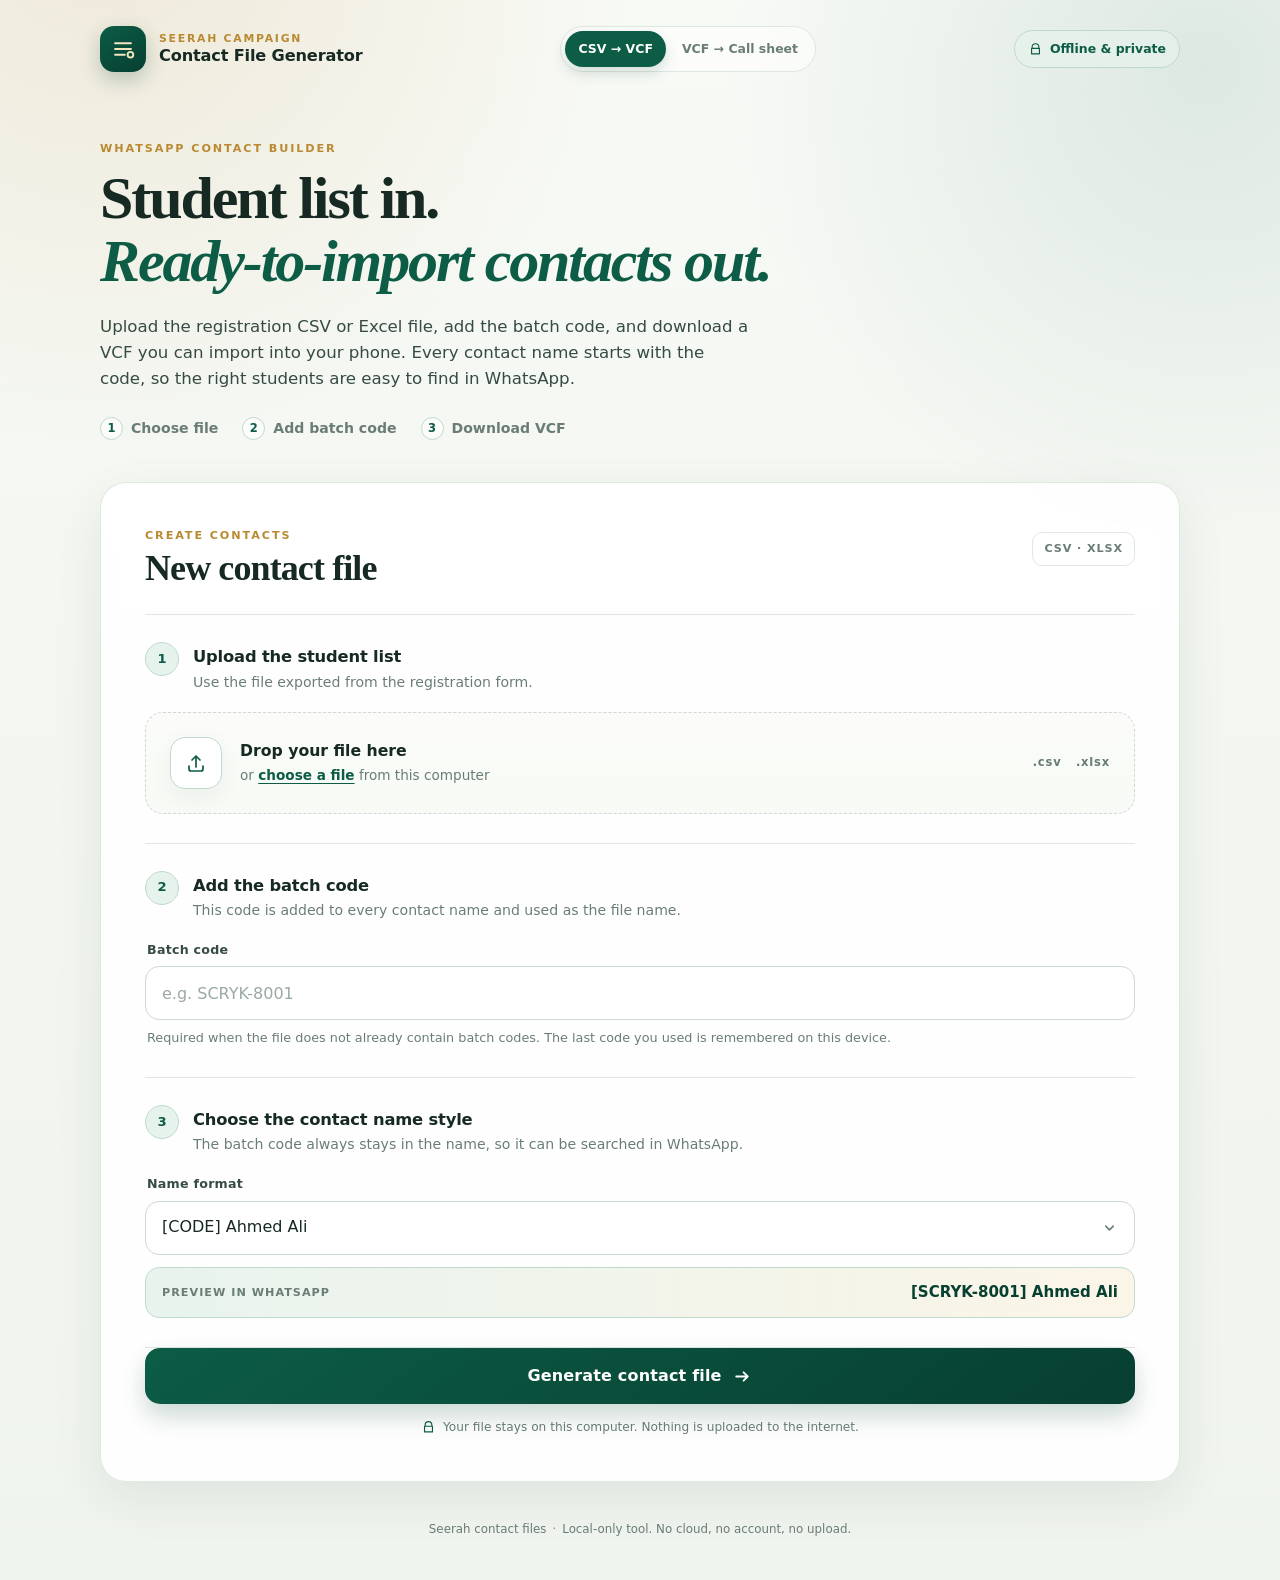
<file: static/index.html>
<!doctype html>
<html lang="en">
<head>
  <meta charset="utf-8">
  <meta name="viewport" content="width=device-width, initial-scale=1">
  <meta name="color-scheme" content="light">
  <meta name="theme-color" content="#0c5c46">
  <title>Seerah Contacts — VCF Generator</title>
  <meta name="description" content="Create WhatsApp-ready contact files from a Seerah student list. Runs fully offline.">
  <link rel="icon" href="data:image/svg+xml,%3Csvg xmlns='http://www.w3.org/2000/svg' viewBox='0 0 64 64'%3E%3Crect width='64' height='64' rx='16' fill='%230c5c46'/%3E%3Cpath d='M18 22h28M18 32h28M18 42h18' stroke='%23f5e7bd' stroke-width='4' stroke-linecap='round'/%3E%3C/svg%3E">
  <link rel="stylesheet" href="/static/style.css">
</head>
<body>
  <div class="page">
    <header class="topbar">
      <a class="brand" href="/" aria-label="Seerah Contacts home">
        <span class="brand-mark" aria-hidden="true">
          <svg viewBox="0 0 32 32" fill="none">
            <path d="M7 9.5h18M7 16h18M7 22.5h11" stroke="currentColor" stroke-width="2.4" stroke-linecap="round"/>
            <circle cx="24.5" cy="22.5" r="3.2" stroke="currentColor" stroke-width="2.2"/>
          </svg>
        </span>
        <span class="brand-copy">
          <span class="brand-eyebrow">Seerah Campaign</span>
          <span class="brand-name">Contact File Generator</span>
        </span>
      </a>
      <nav class="tool-switch" aria-label="Contact tools">
        <a class="tool-link is-active" href="/" aria-current="page">CSV &rarr; VCF</a>
        <a class="tool-link" href="/sheet">VCF &rarr; Call sheet</a>
      </nav>
      <span class="privacy-pill">
        <svg viewBox="0 0 20 20" fill="none" aria-hidden="true">
          <path d="M5.5 8.5V6.75a4.5 4.5 0 0 1 9 0V8.5M4.75 8.5h10.5v7.25H4.75z" stroke="currentColor" stroke-width="1.5" stroke-linecap="round" stroke-linejoin="round"/>
        </svg>
        Offline &amp; private
      </span>
    </header>

    <main>
      <section class="hero">
        <p class="eyebrow">WhatsApp contact builder</p>
        <h1>Student list in.<br><em>Ready-to-import contacts out.</em></h1>
        <p class="hero-copy">
          Upload the registration CSV or Excel file, add the batch code, and download a VCF
          you can import into your phone. Every contact name starts with the code, so the
          right students are easy to find in WhatsApp.
        </p>
        <ul class="hero-points" aria-label="How it works">
          <li><span>1</span> Choose file</li>
          <li><span>2</span> Add batch code</li>
          <li><span>3</span> Download VCF</li>
        </ul>
      </section>

      <section class="panel converter" aria-labelledby="converter-title">
        <div class="panel-heading">
          <div>
            <p class="eyebrow">Create contacts</p>
            <h2 id="converter-title">New contact file</h2>
          </div>
          <span class="file-types">CSV · XLSX</span>
        </div>

        <form id="convert-form" novalidate>
          <div class="form-step">
            <div class="step-head">
              <span class="step-number" aria-hidden="true">1</span>
              <div>
                <h3>Upload the student list</h3>
                <p>Use the file exported from the registration form.</p>
              </div>
            </div>

            <div id="dropzone" class="dropzone" role="button" tabindex="0"
                 aria-controls="file-input" aria-label="Choose a CSV or Excel file">
              <span class="drop-icon" aria-hidden="true">
                <svg viewBox="0 0 24 24" fill="none">
                  <path d="M12 16V5m0 0L8 9m4-4 4 4M5 15v3a2 2 0 0 0 2 2h10a2 2 0 0 0 2-2v-3"
                        stroke="currentColor" stroke-width="1.7" stroke-linecap="round" stroke-linejoin="round"/>
                </svg>
              </span>
              <span class="drop-copy">
                <strong>Drop your file here</strong>
                <span>or <u>choose a file</u> from this computer</span>
              </span>
              <span class="drop-formats">.csv &nbsp; .xlsx</span>
            </div>
            <input id="file-input" class="visually-hidden" type="file"
                   accept=".csv,.xlsx,.xlsm,text/csv,application/vnd.openxmlformats-officedocument.spreadsheetml.sheet">

            <div id="file-chip" class="file-chip" hidden>
              <span class="file-chip-icon" aria-hidden="true">
                <svg viewBox="0 0 20 20" fill="none">
                  <path d="M6 2.75h5l3 3v11.5H6z" stroke="currentColor" stroke-width="1.4" stroke-linejoin="round"/>
                  <path d="M11 2.75v3h3" stroke="currentColor" stroke-width="1.4" stroke-linejoin="round"/>
                </svg>
              </span>
              <span class="file-chip-copy">
                <strong id="file-name">file.csv</strong>
                <span id="file-size">0 KB</span>
              </span>
              <button id="remove-file" class="icon-button" type="button" aria-label="Remove chosen file">
                <svg viewBox="0 0 20 20" fill="none" aria-hidden="true">
                  <path d="m5 5 10 10M15 5 5 15" stroke="currentColor" stroke-width="1.6" stroke-linecap="round"/>
                </svg>
              </button>
            </div>
          </div>

          <div class="form-step">
            <div class="step-head">
              <span class="step-number" aria-hidden="true">2</span>
              <div>
                <h3>Add the batch code</h3>
                <p>This code is added to every contact name and used as the file name.</p>
              </div>
            </div>

            <label class="field-label" for="batch-code">Batch code</label>
            <input id="batch-code" class="text-input" type="text" name="code"
                   placeholder="e.g. SCRYK-8001" autocomplete="off" autocapitalize="characters"
                   spellcheck="false" aria-describedby="batch-code-hint">
            <p id="batch-code-hint" class="hint">
              Required when the file does not already contain batch codes. The last code you
              used is remembered on this device.
            </p>
          </div>

          <div class="form-step">
            <div class="step-head">
              <span class="step-number" aria-hidden="true">3</span>
              <div>
                <h3>Choose the contact name style</h3>
                <p>The batch code always stays in the name, so it can be searched in WhatsApp.</p>
              </div>
            </div>

            <label class="field-label" for="name-style">Name format</label>
            <div class="select-wrap">
              <select id="name-style" class="select-input" name="style">
                <option value="brackets">[CODE] Ahmed Ali</option>
                <option value="dash">CODE - Ahmed Ali</option>
                <option value="parentheses">Ahmed Ali (CODE)</option>
                <option value="prefix">CODE Ahmed Ali</option>
              </select>
              <svg viewBox="0 0 20 20" fill="none" aria-hidden="true">
                <path d="m6 8 4 4 4-4" stroke="currentColor" stroke-width="1.6" stroke-linecap="round" stroke-linejoin="round"/>
              </svg>
            </div>

            <div class="name-preview">
              <span class="preview-label">Preview in WhatsApp</span>
              <span id="preview-name" class="preview-name">[SCRYK-8001] Ahmed Ali</span>
            </div>
          </div>

          <div id="form-error" class="alert" role="alert" hidden></div>

          <button id="submit-btn" class="primary-button" type="submit">
            <span class="button-label">Generate contact file</span>
            <svg class="button-arrow" viewBox="0 0 20 20" fill="none" aria-hidden="true">
              <path d="M4 10h11m0 0-4-4m4 4-4 4" stroke="currentColor" stroke-width="1.7" stroke-linecap="round" stroke-linejoin="round"/>
            </svg>
            <span class="spinner" aria-hidden="true"></span>
          </button>

          <p class="privacy-note">
            <svg viewBox="0 0 18 18" fill="none" aria-hidden="true">
              <path d="M5 7.5V6a4 4 0 0 1 8 0v1.5M4.25 7.5h9.5v6.75h-9.5z" stroke="currentColor" stroke-width="1.4" stroke-linecap="round" stroke-linejoin="round"/>
            </svg>
            Your file stays on this computer. Nothing is uploaded to the internet.
          </p>
        </form>
      </section>

      <section id="results" class="results" aria-live="polite" hidden>
        <div class="results-head">
          <div>
            <p class="eyebrow">Finished</p>
            <h2>Your contact files are ready</h2>
          </div>
          <button id="reset-btn" class="ghost-button" type="button">Convert another file</button>
        </div>

        <div class="stats" aria-label="Conversion summary">
          <div class="stat">
            <span class="stat-label">Rows read</span>
            <strong id="stat-rows">0</strong>
          </div>
          <div class="stat stat-accent">
            <span class="stat-label">Contacts ready</span>
            <strong id="stat-contacts">0</strong>
          </div>
          <div class="stat">
            <span class="stat-label">Rows skipped</span>
            <strong id="stat-skipped">0</strong>
          </div>
        </div>

        <div id="batches" class="batches"></div>

        <div id="skipped-panel" class="panel skipped-panel">
          <div class="skipped-head">
            <div>
              <h3>Rows that need attention</h3>
              <p id="skipped-summary">No rows were skipped.</p>
            </div>
            <a id="report-link" class="text-link" href="#" download>Download skipped report</a>
          </div>
          <div id="skipped-table-wrap" class="table-wrap" hidden></div>
        </div>
      </section>
    </main>

    <footer class="footer">
      <span>Seerah contact files</span>
      <span class="footer-dot" aria-hidden="true">·</span>
      <span>Local-only tool. No cloud, no account, no upload.</span>
    </footer>
  </div>

  <script src="/static/app.js"></script>
</body>
</html>
</file>
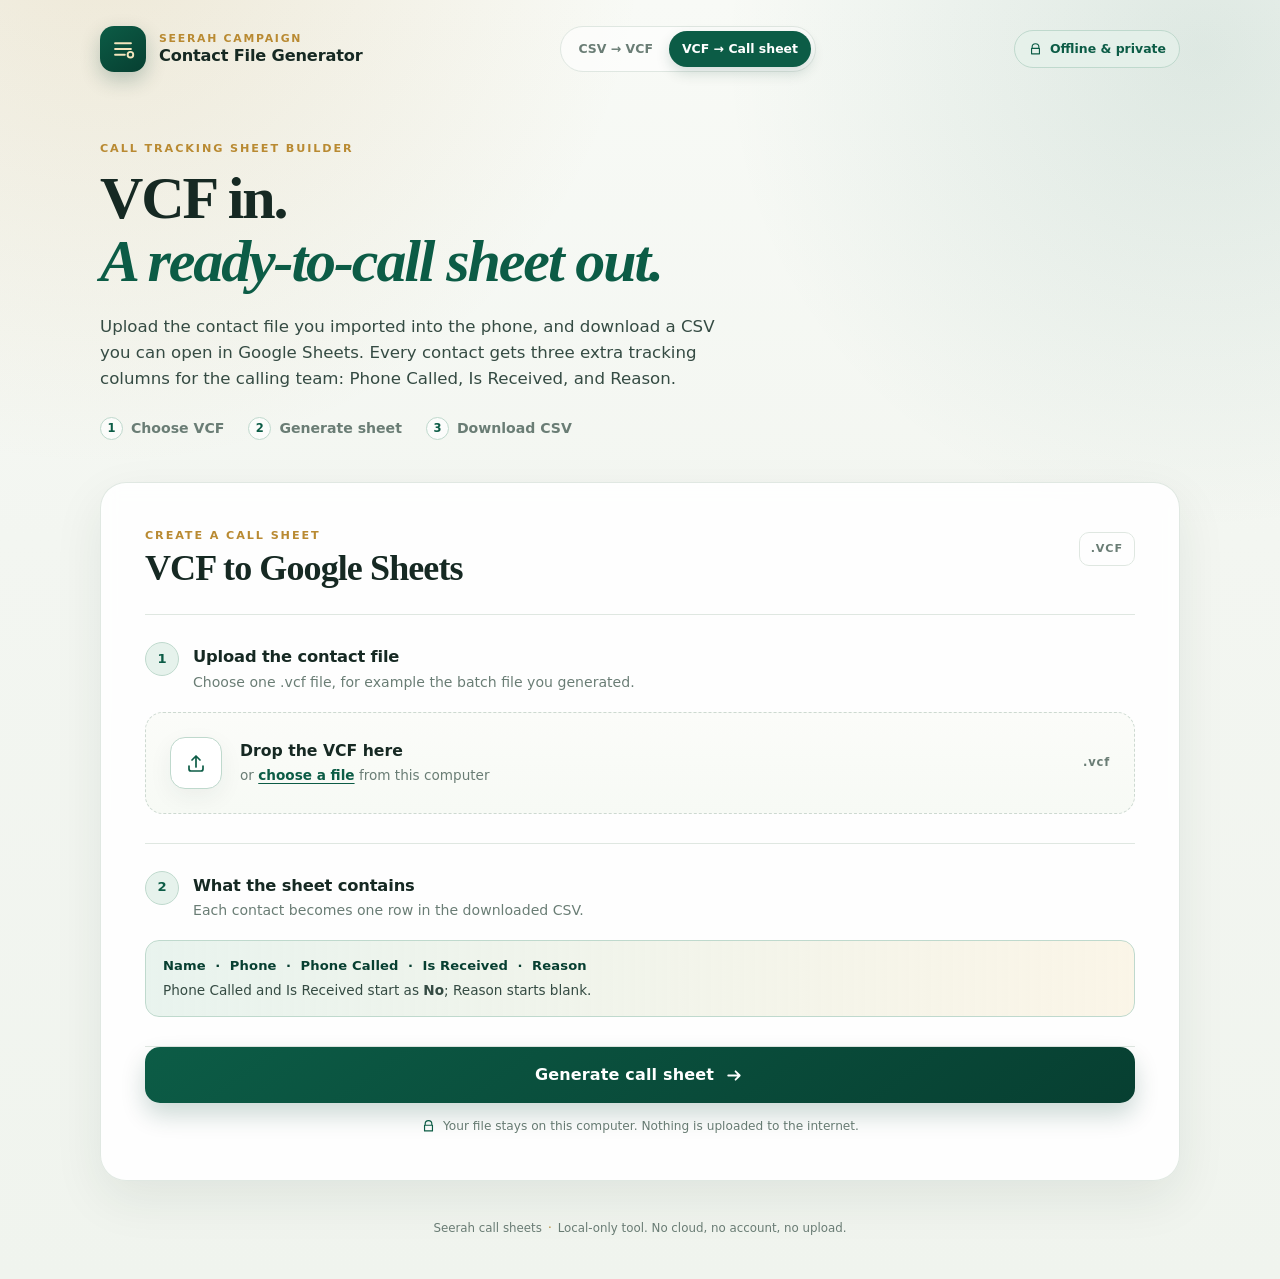
<file: static/sheet.html>
<!doctype html>
<html lang="en">
<head>
  <meta charset="utf-8">
  <meta name="viewport" content="width=device-width, initial-scale=1">
  <meta name="color-scheme" content="light">
  <meta name="theme-color" content="#0c5c46">
  <title>Seerah Contacts — VCF to Call Sheet</title>
  <meta name="description" content="Turn a VCF contact file into a Google Sheets-ready call-tracking CSV. Runs fully offline.">
  <link rel="icon" href="data:image/svg+xml,%3Csvg xmlns='http://www.w3.org/2000/svg' viewBox='0 0 64 64'%3E%3Crect width='64' height='64' rx='16' fill='%230c5c46'/%3E%3Cpath d='M18 22h28M18 32h28M18 42h18' stroke='%23f5e7bd' stroke-width='4' stroke-linecap='round'/%3E%3C/svg%3E">
  <link rel="stylesheet" href="/static/style.css">
</head>
<body>
  <div class="page">
    <header class="topbar">
      <a class="brand" href="/" aria-label="Seerah Contacts home">
        <span class="brand-mark" aria-hidden="true">
          <svg viewBox="0 0 32 32" fill="none">
            <path d="M7 9.5h18M7 16h18M7 22.5h11" stroke="currentColor" stroke-width="2.4" stroke-linecap="round"/>
            <circle cx="24.5" cy="22.5" r="3.2" stroke="currentColor" stroke-width="2.2"/>
          </svg>
        </span>
        <span class="brand-copy">
          <span class="brand-eyebrow">Seerah Campaign</span>
          <span class="brand-name">Contact File Generator</span>
        </span>
      </a>
      <nav class="tool-switch" aria-label="Contact tools">
        <a class="tool-link" href="/">CSV &rarr; VCF</a>
        <a class="tool-link is-active" href="/sheet" aria-current="page">VCF &rarr; Call sheet</a>
      </nav>
      <span class="privacy-pill">
        <svg viewBox="0 0 20 20" fill="none" aria-hidden="true">
          <path d="M5.5 8.5V6.75a4.5 4.5 0 0 1 9 0V8.5M4.75 8.5h10.5v7.25H4.75z" stroke="currentColor" stroke-width="1.5" stroke-linecap="round" stroke-linejoin="round"/>
        </svg>
        Offline &amp; private
      </span>
    </header>

    <main>
      <section class="hero">
        <p class="eyebrow">Call tracking sheet builder</p>
        <h1>VCF in.<br><em>A ready-to-call sheet out.</em></h1>
        <p class="hero-copy">
          Upload the contact file you imported into the phone, and download a CSV you can
          open in Google Sheets. Every contact gets three extra tracking columns for the
          calling team: Phone Called, Is Received, and Reason.
        </p>
        <ul class="hero-points" aria-label="How it works">
          <li><span>1</span> Choose VCF</li>
          <li><span>2</span> Generate sheet</li>
          <li><span>3</span> Download CSV</li>
        </ul>
      </section>

      <section class="panel converter" aria-labelledby="sheet-title">
        <div class="panel-heading">
          <div>
            <p class="eyebrow">Create a call sheet</p>
            <h2 id="sheet-title">VCF to Google Sheets</h2>
          </div>
          <span class="file-types">.VCF</span>
        </div>

        <form id="sheet-form" novalidate>
          <div class="form-step">
            <div class="step-head">
              <span class="step-number" aria-hidden="true">1</span>
              <div>
                <h3>Upload the contact file</h3>
                <p>Choose one .vcf file, for example the batch file you generated.</p>
              </div>
            </div>

            <div id="sheet-dropzone" class="dropzone" role="button" tabindex="0"
                 aria-controls="sheet-file-input" aria-label="Choose a VCF file">
              <span class="drop-icon" aria-hidden="true">
                <svg viewBox="0 0 24 24" fill="none">
                  <path d="M12 16V5m0 0L8 9m4-4 4 4M5 15v3a2 2 0 0 0 2 2h10a2 2 0 0 0 2-2v-3"
                        stroke="currentColor" stroke-width="1.7" stroke-linecap="round" stroke-linejoin="round"/>
                </svg>
              </span>
              <span class="drop-copy">
                <strong>Drop the VCF here</strong>
                <span>or <u>choose a file</u> from this computer</span>
              </span>
              <span class="drop-formats">.vcf</span>
            </div>
            <input id="sheet-file-input" class="visually-hidden" type="file"
                   accept=".vcf,text/vcard,text/x-vcard">

            <div id="sheet-file-chip" class="file-chip" hidden>
              <span class="file-chip-icon" aria-hidden="true">
                <svg viewBox="0 0 20 20" fill="none">
                  <path d="M6 2.75h5l3 3v11.5H6z" stroke="currentColor" stroke-width="1.4" stroke-linejoin="round"/>
                  <path d="M11 2.75v3h3" stroke="currentColor" stroke-width="1.4" stroke-linejoin="round"/>
                </svg>
              </span>
              <span class="file-chip-copy">
                <strong id="sheet-file-name">contacts.vcf</strong>
                <span id="sheet-file-size">0 KB</span>
              </span>
              <button id="sheet-remove-file" class="icon-button" type="button" aria-label="Remove chosen file">
                <svg viewBox="0 0 20 20" fill="none" aria-hidden="true">
                  <path d="m5 5 10 10M15 5 5 15" stroke="currentColor" stroke-width="1.6" stroke-linecap="round"/>
                </svg>
              </button>
            </div>
          </div>

          <div class="form-step">
            <div class="step-head">
              <span class="step-number" aria-hidden="true">2</span>
              <div>
                <h3>What the sheet contains</h3>
                <p>Each contact becomes one row in the downloaded CSV.</p>
              </div>
            </div>

            <div class="callout">
              <strong>Name &nbsp;·&nbsp; Phone &nbsp;·&nbsp; Phone Called &nbsp;·&nbsp; Is Received &nbsp;·&nbsp; Reason</strong>
              <span>Phone Called and Is Received start as <b>No</b>; Reason starts blank.</span>
            </div>
          </div>

          <div id="sheet-form-error" class="alert" role="alert" hidden></div>

          <button id="sheet-submit-btn" class="primary-button" type="submit">
            <span class="button-label">Generate call sheet</span>
            <svg class="button-arrow" viewBox="0 0 20 20" fill="none" aria-hidden="true">
              <path d="M4 10h11m0 0-4-4m4 4-4 4" stroke="currentColor" stroke-width="1.7" stroke-linecap="round" stroke-linejoin="round"/>
            </svg>
            <span class="spinner" aria-hidden="true"></span>
          </button>

          <p class="privacy-note">
            <svg viewBox="0 0 18 18" fill="none" aria-hidden="true">
              <path d="M5 7.5V6a4 4 0 0 1 8 0v1.5M4.25 7.5h9.5v6.75h-9.5z" stroke="currentColor" stroke-width="1.4" stroke-linecap="round" stroke-linejoin="round"/>
            </svg>
            Your file stays on this computer. Nothing is uploaded to the internet.
          </p>
        </form>
      </section>

      <section id="sheet-results" class="results" aria-live="polite" hidden>
        <div class="results-head">
          <div>
            <p class="eyebrow">Finished</p>
            <h2>Your call sheet is ready</h2>
          </div>
          <button id="sheet-reset-btn" class="ghost-button" type="button">Convert another VCF</button>
        </div>

        <div class="stats" aria-label="Conversion summary">
          <div class="stat">
            <span class="stat-label">Contacts found</span>
            <strong id="sheet-stat-contacts">0</strong>
          </div>
          <div class="stat stat-accent">
            <span class="stat-label">Rows ready</span>
            <strong id="sheet-stat-rows">0</strong>
          </div>
          <div class="stat">
            <span class="stat-label">Contacts skipped</span>
            <strong id="sheet-stat-skipped">0</strong>
          </div>
        </div>

        <article class="batch-card">
          <div class="batch-top">
            <div>
              <p class="batch-label">Google Sheets file</p>
              <p id="sheet-output-name" class="code-pill">contacts_call_sheet.csv</p>
              <p id="sheet-output-meta" class="batch-meta">0 contacts ready</p>
            </div>
            <a id="sheet-download-link" class="download-button" href="#" download>Download CSV</a>
          </div>

          <details class="contact-details" open>
            <summary id="sheet-preview-summary">Preview</summary>
            <div id="sheet-preview-wrap" class="table-wrap" hidden></div>
          </details>
        </article>

        <div id="sheet-skipped-panel" class="panel skipped-panel" hidden>
          <div class="skipped-head">
            <div>
              <h3>Contacts that need attention</h3>
              <p id="sheet-skipped-summary">No contacts were skipped.</p>
            </div>
          </div>
          <div id="sheet-skipped-wrap" class="table-wrap" hidden></div>
        </div>
      </section>
    </main>

    <footer class="footer">
      <span>Seerah call sheets</span>
      <span class="footer-dot" aria-hidden="true">·</span>
      <span>Local-only tool. No cloud, no account, no upload.</span>
    </footer>
  </div>

  <script src="/static/sheet.js"></script>
</body>
</html>
</file>
<file: static/style.css>
:root {
  --ink: #162923;
  --ink-soft: #354b43;
  --muted: #6a7d75;
  --green: #0c5c46;
  --green-deep: #073f31;
  --green-soft: #e6f2ec;
  --green-line: #bfd9cd;
  --gold: #b98a32;
  --gold-soft: #f7edd4;
  --paper: #ffffff;
  --canvas: #f3f6f1;
  --line: #dfe7e1;
  --line-strong: #cdd9d1;
  --danger: #9d3333;
  --danger-soft: #fbeceb;
  --shadow: 0 18px 50px rgba(26, 54, 44, 0.08);
  --shadow-soft: 0 8px 24px rgba(26, 54, 44, 0.06);
  --radius-lg: 26px;
  --radius-md: 18px;
  --font-sans: "Inter", "Segoe UI", system-ui, -apple-system, "Helvetica Neue", Arial, sans-serif;
  --font-display: "Iowan Old Style", "Palatino Linotype", "Book Antiqua", Palatino, Georgia, serif;
}

* {
  box-sizing: border-box;
}

html {
  scroll-behavior: smooth;
}

body {
  margin: 0;
  color: var(--ink);
  font-family: var(--font-sans);
  font-size: 16px;
  line-height: 1.55;
  background:
    radial-gradient(circle at 8% -6%, rgba(185, 138, 50, 0.16), transparent 34rem),
    radial-gradient(circle at 94% 4%, rgba(12, 92, 70, 0.11), transparent 30rem),
    linear-gradient(180deg, #f8faf6 0%, var(--canvas) 42%, #f0f4ee 100%);
  min-height: 100vh;
  -webkit-font-smoothing: antialiased;
}

button,
input,
select {
  font: inherit;
  color: inherit;
}

button,
a {
  -webkit-tap-highlight-color: transparent;
}

a {
  color: var(--green);
}

svg {
  display: block;
}

.page {
  width: min(1080px, calc(100% - 40px));
  margin: 0 auto;
  padding: 26px 0 38px;
}

/* ---------- Top bar ---------- */

.topbar {
  display: flex;
  align-items: center;
  justify-content: space-between;
  gap: 18px;
  padding-bottom: 28px;
}

.brand {
  display: inline-flex;
  align-items: center;
  gap: 13px;
  text-decoration: none;
  color: inherit;
}

.brand-mark {
  width: 46px;
  height: 46px;
  display: grid;
  place-items: center;
  flex: 0 0 auto;
  color: #f3e5bd;
  background: linear-gradient(145deg, var(--green) 0%, var(--green-deep) 100%);
  border-radius: 14px;
  box-shadow: 0 8px 20px rgba(7, 63, 49, 0.24);
}

.brand-mark svg {
  width: 28px;
  height: 28px;
}

.brand-copy {
  display: flex;
  flex-direction: column;
  line-height: 1.25;
}

.brand-eyebrow {
  color: var(--gold);
  font-size: 0.68rem;
  font-weight: 750;
  letter-spacing: 0.16em;
  text-transform: uppercase;
}

.brand-name {
  font-size: 1.01rem;
  font-weight: 700;
  letter-spacing: -0.01em;
}

.privacy-pill {
  display: inline-flex;
  align-items: center;
  gap: 7px;
  padding: 8px 13px;
  border: 1px solid var(--green-line);
  border-radius: 999px;
  background: rgba(230, 242, 236, 0.7);
  color: var(--green);
  font-size: 0.78rem;
  font-weight: 700;
  white-space: nowrap;
}

.privacy-pill svg {
  width: 15px;
  height: 15px;
}

.tool-switch {
  display: inline-flex;
  align-items: center;
  gap: 3px;
  padding: 4px;
  border: 1px solid var(--line);
  border-radius: 999px;
  background: rgba(255, 255, 255, 0.62);
}

.tool-link {
  padding: 8px 13px;
  border-radius: 999px;
  color: var(--muted);
  font-size: 0.78rem;
  font-weight: 700;
  text-decoration: none;
  white-space: nowrap;
}

.tool-link:hover,
.tool-link:focus-visible {
  color: var(--green);
  outline: none;
}

.tool-link.is-active {
  background: var(--green);
  box-shadow: 0 6px 14px rgba(7, 63, 49, 0.16);
  color: #fff;
}

.tool-link.is-active:hover,
.tool-link.is-active:focus-visible {
  color: #fff;
}

/* ---------- Hero ---------- */

.hero {
  max-width: 790px;
  padding: 40px 0 42px;
}

.eyebrow {
  margin: 0 0 10px;
  color: var(--gold);
  font-size: 0.7rem;
  font-weight: 800;
  letter-spacing: 0.17em;
  text-transform: uppercase;
}

.hero h1 {
  margin: 0;
  font-family: var(--font-display);
  font-size: clamp(2.25rem, 4.7vw, 3.75rem);
  font-weight: 600;
  line-height: 1.04;
  letter-spacing: -0.035em;
  color: var(--ink);
}

.hero h1 em {
  color: var(--green);
  font-style: italic;
}

.hero-copy {
  max-width: 650px;
  margin: 22px 0 0;
  color: var(--ink-soft);
  font-size: 1.04rem;
}

.hero-points {
  display: flex;
  flex-wrap: wrap;
  gap: 10px 24px;
  margin: 26px 0 0;
  padding: 0;
  list-style: none;
  color: var(--muted);
  font-size: 0.88rem;
  font-weight: 600;
}

.hero-points li {
  display: inline-flex;
  align-items: center;
  gap: 8px;
}

.hero-points span {
  display: grid;
  place-items: center;
  width: 23px;
  height: 23px;
  border: 1px solid var(--green-line);
  border-radius: 50%;
  background: rgba(255, 255, 255, 0.66);
  color: var(--green);
  font-size: 0.72rem;
  font-weight: 800;
}

/* ---------- Panels ---------- */

.panel {
  background: rgba(255, 255, 255, 0.9);
  border: 1px solid rgba(223, 231, 225, 0.95);
  border-radius: var(--radius-lg);
  box-shadow: var(--shadow);
}

.converter {
  padding: clamp(24px, 4vw, 44px);
  backdrop-filter: blur(8px);
}

.panel-heading {
  display: flex;
  align-items: flex-start;
  justify-content: space-between;
  gap: 20px;
  padding-bottom: 26px;
  border-bottom: 1px solid var(--line);
}

.panel-heading .eyebrow {
  margin-bottom: 4px;
}

.panel-heading h2,
.results-head h2 {
  margin: 0;
  font-family: var(--font-display);
  font-size: clamp(1.6rem, 3vw, 2.25rem);
  font-weight: 600;
  line-height: 1.1;
  letter-spacing: -0.025em;
}

.file-types {
  flex: 0 0 auto;
  margin-top: 5px;
  padding: 7px 11px;
  border: 1px solid var(--line);
  border-radius: 10px;
  color: var(--muted);
  font-size: 0.7rem;
  font-weight: 750;
  letter-spacing: 0.08em;
}

/* ---------- Form ---------- */

.form-step {
  padding: 27px 0 29px;
  border-bottom: 1px solid var(--line);
}

.form-step:last-of-type {
  border-bottom: 0;
  padding-bottom: 24px;
}

.step-head {
  display: flex;
  gap: 14px;
  margin-bottom: 18px;
}

.step-number {
  display: grid;
  place-items: center;
  flex: 0 0 auto;
  width: 34px;
  height: 34px;
  border: 1px solid var(--green-line);
  border-radius: 50%;
  background: var(--green-soft);
  color: var(--green);
  font-size: 0.82rem;
  font-weight: 800;
}

.step-head h3 {
  margin: 2px 0 2px;
  font-size: 1.02rem;
  font-weight: 720;
  letter-spacing: -0.01em;
}

.step-head p {
  margin: 0;
  color: var(--muted);
  font-size: 0.88rem;
}

.dropzone {
  display: flex;
  align-items: center;
  gap: 18px;
  padding: 24px;
  border: 1.5px dashed var(--line-strong);
  border-radius: var(--radius-md);
  background: linear-gradient(180deg, #fbfcf9 0%, #f7faf5 100%);
  cursor: pointer;
  transition: border-color 160ms ease, background 160ms ease, transform 160ms ease;
}

.dropzone[hidden] {
  display: none;
}

.dropzone:hover,
.dropzone:focus-visible {
  border-color: var(--green);
  background: var(--green-soft);
  outline: none;
}

.dropzone.is-dragging {
  border-color: var(--green);
  background: var(--green-soft);
  transform: scale(1.005);
}

.drop-icon {
  display: grid;
  place-items: center;
  flex: 0 0 auto;
  width: 52px;
  height: 52px;
  border: 1px solid var(--green-line);
  border-radius: 15px;
  background: var(--paper);
  color: var(--green);
  box-shadow: var(--shadow-soft);
}

.drop-icon svg {
  width: 24px;
  height: 24px;
}

.drop-copy {
  display: flex;
  flex-direction: column;
  gap: 2px;
  min-width: 0;
}

.drop-copy strong {
  font-size: 0.98rem;
  font-weight: 700;
}

.drop-copy span {
  color: var(--muted);
  font-size: 0.85rem;
}

.drop-copy u {
  color: var(--green);
  font-weight: 650;
  text-decoration-thickness: 1px;
  text-underline-offset: 3px;
}

.drop-formats {
  margin-left: auto;
  flex: 0 0 auto;
  color: var(--muted);
  font-size: 0.72rem;
  font-weight: 700;
  letter-spacing: 0.07em;
}

.file-chip {
  display: flex;
  align-items: center;
  gap: 12px;
  margin-top: 12px;
  padding: 12px 14px;
  border: 1px solid var(--green-line);
  border-radius: 14px;
  background: var(--green-soft);
}

.file-chip[hidden] {
  display: none;
}

.file-chip-icon {
  display: grid;
  place-items: center;
  width: 34px;
  height: 34px;
  flex: 0 0 auto;
  border-radius: 10px;
  background: var(--paper);
  color: var(--green);
}

.file-chip-icon svg {
  width: 19px;
  height: 19px;
}

.file-chip-copy {
  display: flex;
  flex-direction: column;
  min-width: 0;
  line-height: 1.35;
}

.file-chip-copy strong {
  overflow: hidden;
  font-size: 0.88rem;
  font-weight: 700;
  text-overflow: ellipsis;
  white-space: nowrap;
}

.file-chip-copy span {
  color: var(--muted);
  font-size: 0.75rem;
}

.icon-button {
  display: grid;
  place-items: center;
  width: 34px;
  height: 34px;
  margin-left: auto;
  padding: 0;
  border: 0;
  border-radius: 9px;
  background: transparent;
  color: var(--muted);
  cursor: pointer;
}

.icon-button:hover,
.icon-button:focus-visible {
  background: rgba(255, 255, 255, 0.75);
  color: var(--danger);
  outline: none;
}

.icon-button svg {
  width: 17px;
  height: 17px;
}

.field-label {
  display: block;
  margin: 0 0 7px 2px;
  color: var(--ink-soft);
  font-size: 0.79rem;
  font-weight: 750;
  letter-spacing: 0.02em;
}

.text-input,
.select-input {
  width: 100%;
  height: 54px;
  padding: 0 16px;
  border: 1px solid var(--line-strong);
  border-radius: 14px;
  background: var(--paper);
  font-size: 1rem;
  transition: border-color 150ms ease, box-shadow 150ms ease;
}

.text-input::placeholder {
  color: #9aa9a2;
}

.text-input:focus,
.select-input:focus {
  border-color: var(--green);
  outline: none;
  box-shadow: 0 0 0 4px rgba(12, 92, 70, 0.12);
}

.hint {
  margin: 8px 2px 0;
  color: var(--muted);
  font-size: 0.8rem;
}

.hint strong {
  color: var(--ink-soft);
  font-weight: 700;
}

.callout {
  display: flex;
  flex-direction: column;
  gap: 4px;
  padding: 15px 17px;
  border: 1px solid var(--green-line);
  border-radius: 14px;
  background:
    linear-gradient(90deg, rgba(230, 242, 236, 0.9), rgba(247, 237, 212, 0.55));
  font-size: 0.85rem;
}

.callout strong {
  color: var(--green-deep);
  font-size: 0.82rem;
  letter-spacing: 0.01em;
}

.callout span {
  color: var(--ink-soft);
}

.select-wrap {
  position: relative;
}

.select-input {
  appearance: none;
  padding-right: 46px;
  cursor: pointer;
}

.select-wrap > svg {
  position: absolute;
  top: 50%;
  right: 16px;
  width: 19px;
  height: 19px;
  color: var(--muted);
  pointer-events: none;
  transform: translateY(-50%);
}

.name-preview {
  display: flex;
  align-items: center;
  justify-content: space-between;
  gap: 18px;
  margin-top: 12px;
  padding: 13px 16px;
  border: 1px solid var(--green-line);
  border-radius: 14px;
  background:
    linear-gradient(90deg, rgba(230, 242, 236, 0.9), rgba(247, 237, 212, 0.55));
}

.preview-label {
  color: var(--muted);
  font-size: 0.7rem;
  font-weight: 750;
  letter-spacing: 0.09em;
  text-transform: uppercase;
}

.preview-name {
  overflow: hidden;
  color: var(--green-deep);
  font-size: 0.94rem;
  font-weight: 750;
  text-align: right;
  text-overflow: ellipsis;
  white-space: nowrap;
}

.alert {
  margin: 4px 0 16px;
  padding: 13px 15px;
  border: 1px solid #ecc9c7;
  border-radius: 13px;
  background: var(--danger-soft);
  color: var(--danger);
  font-size: 0.87rem;
  font-weight: 600;
}

.alert[hidden] {
  display: none;
}

.alert ul {
  margin: 6px 0 0;
  padding-left: 18px;
  font-weight: 500;
}

.primary-button {
  position: relative;
  display: flex;
  align-items: center;
  justify-content: center;
  gap: 10px;
  width: 100%;
  min-height: 56px;
  padding: 15px 22px;
  border: 0;
  border-radius: 15px;
  background: linear-gradient(145deg, var(--green) 0%, var(--green-deep) 100%);
  box-shadow: 0 12px 24px rgba(7, 63, 49, 0.2);
  color: #fff;
  font-size: 1rem;
  font-weight: 720;
  letter-spacing: 0.01em;
  cursor: pointer;
  transition: transform 150ms ease, box-shadow 150ms ease, opacity 150ms ease;
}

.primary-button:hover:not(:disabled) {
  box-shadow: 0 16px 30px rgba(7, 63, 49, 0.26);
  transform: translateY(-1px);
}

.primary-button:focus-visible {
  outline: 3px solid rgba(12, 92, 70, 0.35);
  outline-offset: 3px;
}

.primary-button:disabled {
  cursor: wait;
  opacity: 0.82;
}

.button-arrow {
  width: 21px;
  height: 21px;
}

.spinner {
  display: none;
  width: 18px;
  height: 18px;
  border: 2px solid rgba(255, 255, 255, 0.35);
  border-top-color: #fff;
  border-radius: 50%;
  animation: spin 700ms linear infinite;
}

.primary-button.is-loading .spinner {
  display: block;
}

.primary-button.is-loading .button-arrow {
  display: none;
}

.privacy-note {
  display: flex;
  align-items: center;
  justify-content: center;
  gap: 7px;
  margin: 14px 0 0;
  color: var(--muted);
  font-size: 0.76rem;
  text-align: center;
}

.privacy-note svg {
  width: 15px;
  height: 15px;
  flex: 0 0 auto;
  color: var(--green);
}

/* ---------- Results ---------- */

.results {
  margin-top: 42px;
  scroll-margin-top: 24px;
  animation: rise 420ms ease both;
}

.results[hidden] {
  display: none;
}

.results-head {
  display: flex;
  align-items: flex-end;
  justify-content: space-between;
  gap: 20px;
  padding: 0 2px 18px;
}

.results-head .eyebrow {
  margin-bottom: 4px;
  color: var(--green);
}

.ghost-button {
  padding: 9px 14px;
  border: 1px solid var(--line-strong);
  border-radius: 11px;
  background: rgba(255, 255, 255, 0.7);
  color: var(--ink-soft);
  font-size: 0.8rem;
  font-weight: 650;
  cursor: pointer;
}

.ghost-button:hover,
.ghost-button:focus-visible {
  border-color: var(--green);
  color: var(--green);
  outline: none;
}

.stats {
  display: grid;
  grid-template-columns: repeat(3, minmax(0, 1fr));
  gap: 12px;
  margin-bottom: 14px;
}

.stat {
  display: flex;
  flex-direction: column;
  gap: 5px;
  padding: 18px 20px;
  border: 1px solid var(--line);
  border-radius: var(--radius-md);
  background: rgba(255, 255, 255, 0.8);
}

.stat-label {
  color: var(--muted);
  font-size: 0.72rem;
  font-weight: 750;
  letter-spacing: 0.09em;
  text-transform: uppercase;
}

.stat strong {
  font-family: var(--font-display);
  font-size: 2rem;
  font-weight: 600;
  line-height: 1;
}

.stat-accent {
  border-color: var(--green);
  background: linear-gradient(145deg, var(--green) 0%, var(--green-deep) 100%);
  color: #fff;
  box-shadow: 0 12px 26px rgba(7, 63, 49, 0.18);
}

.stat-accent .stat-label {
  color: rgba(255, 255, 255, 0.72);
}

.batches {
  display: grid;
  gap: 14px;
}

.batch-card {
  padding: 23px;
  border: 1px solid var(--line);
  border-radius: var(--radius-md);
  background: var(--paper);
  box-shadow: var(--shadow-soft);
}

.batch-top {
  display: flex;
  align-items: center;
  justify-content: space-between;
  gap: 18px;
}

.batch-label {
  margin: 0 0 4px;
  color: var(--muted);
  font-size: 0.68rem;
  font-weight: 750;
  letter-spacing: 0.1em;
  text-transform: uppercase;
}

.code-pill {
  display: inline-block;
  color: var(--green-deep);
  font-family: "SFMono-Regular", Consolas, "Liberation Mono", monospace;
  font-size: 1.16rem;
  font-weight: 750;
  letter-spacing: -0.01em;
  overflow-wrap: anywhere;
}

.batch-meta {
  margin: 5px 0 0;
  color: var(--muted);
  font-size: 0.82rem;
}

.download-button {
  display: inline-flex;
  align-items: center;
  justify-content: center;
  gap: 8px;
  flex: 0 0 auto;
  min-height: 46px;
  padding: 11px 18px;
  border-radius: 12px;
  background: var(--green);
  box-shadow: 0 8px 18px rgba(7, 63, 49, 0.17);
  color: #fff;
  font-size: 0.86rem;
  font-weight: 720;
  text-decoration: none;
  transition: background 150ms ease, transform 150ms ease;
}

.download-button::after {
  content: "↓";
  font-size: 1.05rem;
  line-height: 1;
}

.download-button:hover,
.download-button:focus-visible {
  background: var(--green-deep);
  outline: none;
  transform: translateY(-1px);
}

.contact-details {
  margin-top: 18px;
  border-top: 1px solid var(--line);
}

.contact-details summary {
  padding-top: 14px;
  color: var(--green);
  font-size: 0.8rem;
  font-weight: 700;
  cursor: pointer;
  list-style-position: inside;
}

.contact-details summary:hover {
  color: var(--green-deep);
}

.contact-note {
  margin: 10px 0 8px;
  color: var(--muted);
  font-size: 0.76rem;
}

.table-wrap {
  max-height: 330px;
  margin-top: 10px;
  overflow: auto;
  border: 1px solid var(--line);
  border-radius: 12px;
}

table {
  width: 100%;
  border-collapse: collapse;
  font-size: 0.82rem;
}

th {
  position: sticky;
  top: 0;
  z-index: 1;
  padding: 9px 12px;
  background: #f4f7f3;
  color: var(--muted);
  font-size: 0.68rem;
  font-weight: 750;
  letter-spacing: 0.07em;
  text-align: left;
  text-transform: uppercase;
  white-space: nowrap;
}

td {
  padding: 9px 12px;
  border-top: 1px solid var(--line);
  color: var(--ink-soft);
  vertical-align: top;
}

td.phone-cell {
  font-family: "SFMono-Regular", Consolas, "Liberation Mono", monospace;
  font-size: 0.78rem;
  white-space: nowrap;
}

tbody tr:nth-child(even) {
  background: #fafcf9;
}

.reason-pill {
  display: inline-block;
  padding: 2px 8px;
  border-radius: 999px;
  background: var(--gold-soft);
  color: #785718;
  font-size: 0.71rem;
  font-weight: 650;
}

/* ---------- Skipped panel ---------- */

.skipped-panel {
  margin-top: 14px;
  padding: 22px 23px;
  box-shadow: var(--shadow-soft);
}

.skipped-head {
  display: flex;
  align-items: flex-start;
  justify-content: space-between;
  gap: 18px;
}

.skipped-head h3 {
  margin: 0 0 3px;
  font-size: 0.98rem;
  font-weight: 720;
}

.skipped-head p {
  margin: 0;
  color: var(--muted);
  font-size: 0.82rem;
}

.text-link {
  flex: 0 0 auto;
  color: var(--green);
  font-size: 0.8rem;
  font-weight: 650;
  text-underline-offset: 3px;
  white-space: nowrap;
}

.text-link:hover {
  color: var(--green-deep);
}

.text-link[hidden] {
  display: none;
}

/* ---------- Footer ---------- */

.footer {
  display: flex;
  flex-wrap: wrap;
  justify-content: center;
  gap: 6px;
  padding: 38px 10px 4px;
  color: var(--muted);
  font-size: 0.74rem;
  text-align: center;
}

.footer-dot {
  color: var(--gold);
}

.visually-hidden {
  position: absolute !important;
  width: 1px !important;
  height: 1px !important;
  padding: 0 !important;
  margin: -1px !important;
  overflow: hidden !important;
  clip: rect(0, 0, 0, 0) !important;
  white-space: nowrap !important;
  border: 0 !important;
}

/* ---------- Motion ---------- */

@keyframes spin {
  to {
    transform: rotate(360deg);
  }
}

@keyframes rise {
  from {
    opacity: 0;
    transform: translateY(12px);
  }
  to {
    opacity: 1;
    transform: translateY(0);
  }
}

@media (prefers-reduced-motion: reduce) {
  html {
    scroll-behavior: auto;
  }

  *,
  *::before,
  *::after {
    animation-duration: 0.01ms !important;
    animation-iteration-count: 1 !important;
    transition-duration: 0.01ms !important;
  }
}

/* ---------- Medium screens ---------- */

@media (max-width: 900px) {
  .topbar {
    flex-wrap: wrap;
  }

  .tool-switch {
    order: 3;
    width: 100%;
    justify-content: center;
  }
}

/* ---------- Small screens ---------- */

@media (max-width: 720px) {
  .page {
    width: min(100% - 26px, 1080px);
    padding-top: 18px;
  }

  .topbar {
    align-items: flex-start;
    padding-bottom: 16px;
  }

  .privacy-pill {
    padding: 7px 10px;
    font-size: 0.69rem;
  }

  .brand-mark {
    width: 42px;
    height: 42px;
  }

  .brand-name {
    font-size: 0.93rem;
  }

  .hero {
    padding: 28px 2px 30px;
  }

  .hero h1 {
    font-size: clamp(2.05rem, 10vw, 2.75rem);
  }

  .hero-copy {
    font-size: 0.96rem;
  }

  .hero-points {
    gap: 8px 16px;
  }

  .converter {
    border-radius: 22px;
  }

  .panel-heading {
    padding-bottom: 20px;
  }

  .dropzone {
    flex-wrap: wrap;
    gap: 13px;
    padding: 20px;
  }

  .drop-formats {
    display: none;
  }

  .name-preview {
    align-items: flex-start;
    flex-direction: column;
    gap: 4px;
  }

  .preview-name {
    text-align: left;
  }

  .stats {
    grid-template-columns: 1fr 1fr;
  }

  .stat-accent {
    grid-column: 1 / -1;
    grid-row: 1;
  }

  .results-head {
    align-items: flex-start;
    flex-direction: column;
    gap: 10px;
  }

  .batch-top {
    align-items: flex-start;
    flex-direction: column;
    gap: 14px;
  }

  .download-button {
    width: 100%;
  }

  .batch-card,
  .skipped-panel {
    padding: 19px;
  }

  .skipped-head {
    flex-direction: column;
    gap: 9px;
  }

  .footer {
    flex-direction: column;
    gap: 2px;
  }

  .footer-dot {
    display: none;
  }
}
</file>
